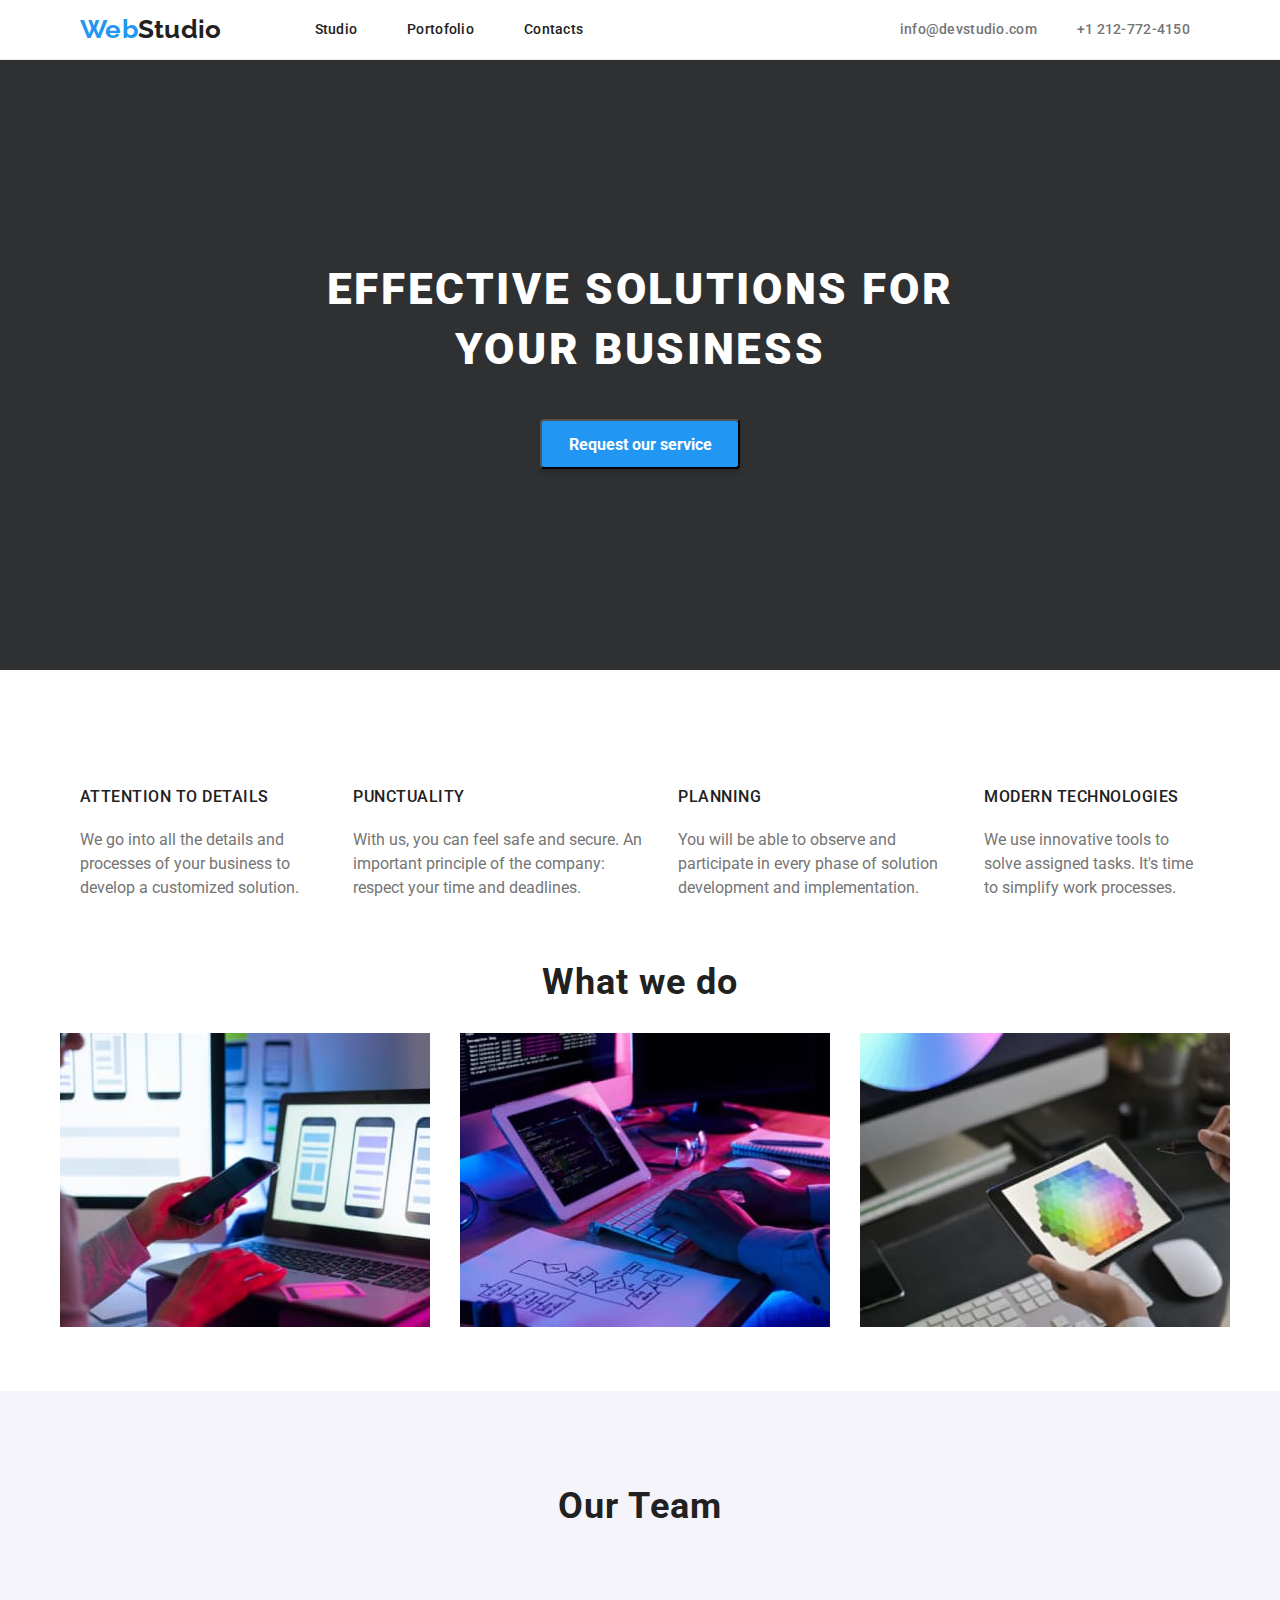
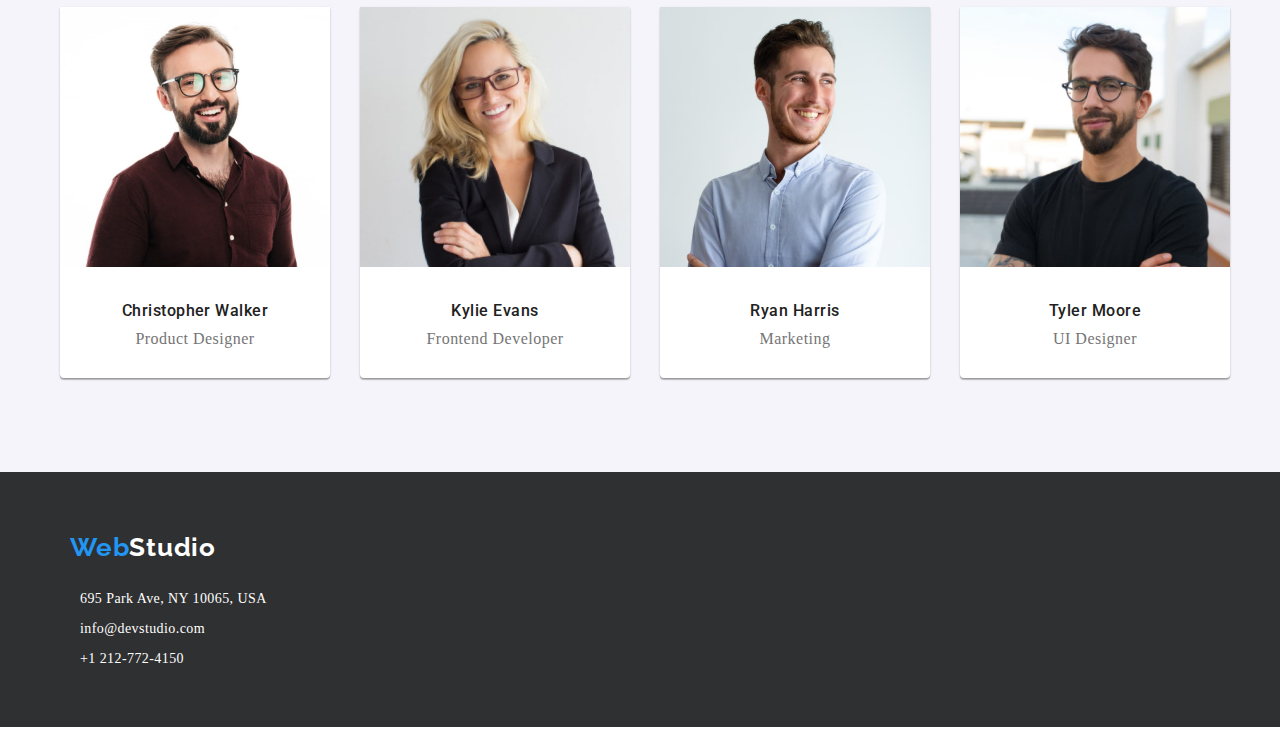
<file: index.html>
<!DOCTYPE html>
<html lang="en">

<head>
    <meta charset="UTF-8">
    <meta http-equiv="X-UA-Compatible" content="IE=edge">
    <meta name="viewport" content="width=device-width, initial-scale=1.0">
    <title>WebStudio</title>
    <link rel=“stylesheet”
        href=“https://cdnjs.cloudflare.com/ajax/libs/modern-normalize/1.1.0/modern-normalize.min.css” />
    <link rel="stylesheet" href="css/style.css">
</head>

<body>
    <header class="global-header">
        <div class="container">
            <nav class="nav-navigation">
                <div>
                    <ul class="section-header">
                        <li> <a class="logo" href="index.html"><span class="global-logo">Web</span>Studio</a>
                        </li>
                        <li><a class="nav-section" href="index.html" link="http://127.0.0.1:5500/index.html">Studio</a>
                        </li>
                        <li><a class="nav-section" href="portofolio.html"
                                link="http://127.0.0.1:5500/portofolio.html">Portofolio</a></li>
                        <li><a class="nav-section" href="contacts.html">Contacts</a></li>
                    </ul>
                </div>
                <div class="contact-section">
                    <ul class="section-header">
                        <li><a class="nav-contact" href="maito:info@devstudio.com">info@devstudio.com</a></li>
                        <li><a class="nav-contact" href="tel:+12127724150">+1 212-772-4150</a></li>
                    </ul>
                </div>
            </nav>
        </div>


    </header>
    <main>
        <section class="hero-section">
            <div class="container">
                <h1 class="header-title">EFFECTIVE SOLUTIONS FOR YOUR BUSINESS</h1>
                <button class="btn">Request our service</button>

            </div>
        </section>
        <section class="section-list">

            <div class="container">
                <ul class="section-list">
                    <li>
                        <h4>ATTENTION TO DETAILS</h4>
                        <p>We go into all the details and processes of your business to develop a customized solution.
                        </p>
                    </li>
                    <li>
                        <h4>PUNCTUALITY</h4>
                        <p>With us, you can feel safe and secure. An important principle of the company: respect your
                            time
                            and deadlines.</p>
                    </li>
                    <li>
                        <h4>PLANNING</h4>
                        <p>You will be able to observe and participate in every phase of solution development and
                            implementation.</p>
                    </li>
                    <li>
                        <h4>MODERN TECHNOLOGIES</h4>
                        <p>We use innovative tools to solve assigned tasks. It's time to simplify work processes.</p>
                    </li>
                </ul>
            </div>
        </section>
        <section class="section section-photo">
            <div class="container">
                <h2 class="main-section">What we do</h2>
                <ul class="photo-section">
                    <li><img width="370" height="294" src="images/hwphoto (1).jpg" alt="poza laptop"></li>
                    <li><img width="370" height="294" src="images/hwphoto (2).jpg" alt="laptop munca"></li>
                    <li><img width="370" height="294" src="images/hwphoto (3).jpg" alt="culori laptop"></li>
                </ul>
            </div>
        </section>

        <section class="section section-team">
            <div class="container">
                <h2 class="main-section-title team-title">Our Team</h2>
                <ul class="cards">
                    <li>
                        <div class="card">
                            <img class="team-pictures" src="images/photosectionsec1 (1).jpg" alt="team member"
                                width:270px height:260px; />
                            <h4 class="card-title">Christopher Walker</h4>
                            <p class="card-text">Product Designer</p>
                        </div>
                    </li>
                    <li>
                        <div class="card">
                            <img class="team-pictures" src="images/photosecondsec2 (1).jpg" alt="team member"
                                width:270px height:260px; />
                            <h4 class="card-title">Kylie Evans</h4>
                            <p class="card-text">Frontend Developer</p>
                        </div>
                    </li>

                    <li>
                        <div class="card">
                            <img class="team-pictures" src="images/photosecondsec3 (1).jpg" alt="team member"
                                width:270px height:260px; />
                            <h4 class="card-title">Ryan Harris</h4>
                            <p class="card-text">Marketing</p>
                        </div>
                    </li>
                    <li>
                        <div class="card">
                            <img class="team-pictures" src="images/photosecondsec4 (1).jpg" alt="team member"
                                width:270px height:260px; />
                            <h4 class="card-title">Tyler Moore</h4>
                            <p class="card-text">UI Designer</p>
                        </div>
                    </li>
                </ul>
            </div>
        </section>

    </main>
    <footer class="sectionfooter">
        <div class="container">
            <a class="logo-footer" href="index.html"><span class="global-logo">Web</span>Studio</a>
            <address>
                <ul>
                    <li class="address"><a class="footer-section" href=" 695 Park Ave, NY 10065, USA">695 Park Ave, NY
                            10065,
                            USA</a>
                    </li>
                    <li class="mail"><a class="footer-section" href="maito:info@devstudio.com">info@devstudio.com</a>
                    </li>
                    <li class="number"><a class="footer-section" href="tel:+12127724150">+1 212-772-4150</a></li>
                </ul>
            </address>
        </div>
    </footer>
</body>

</html>
</file>
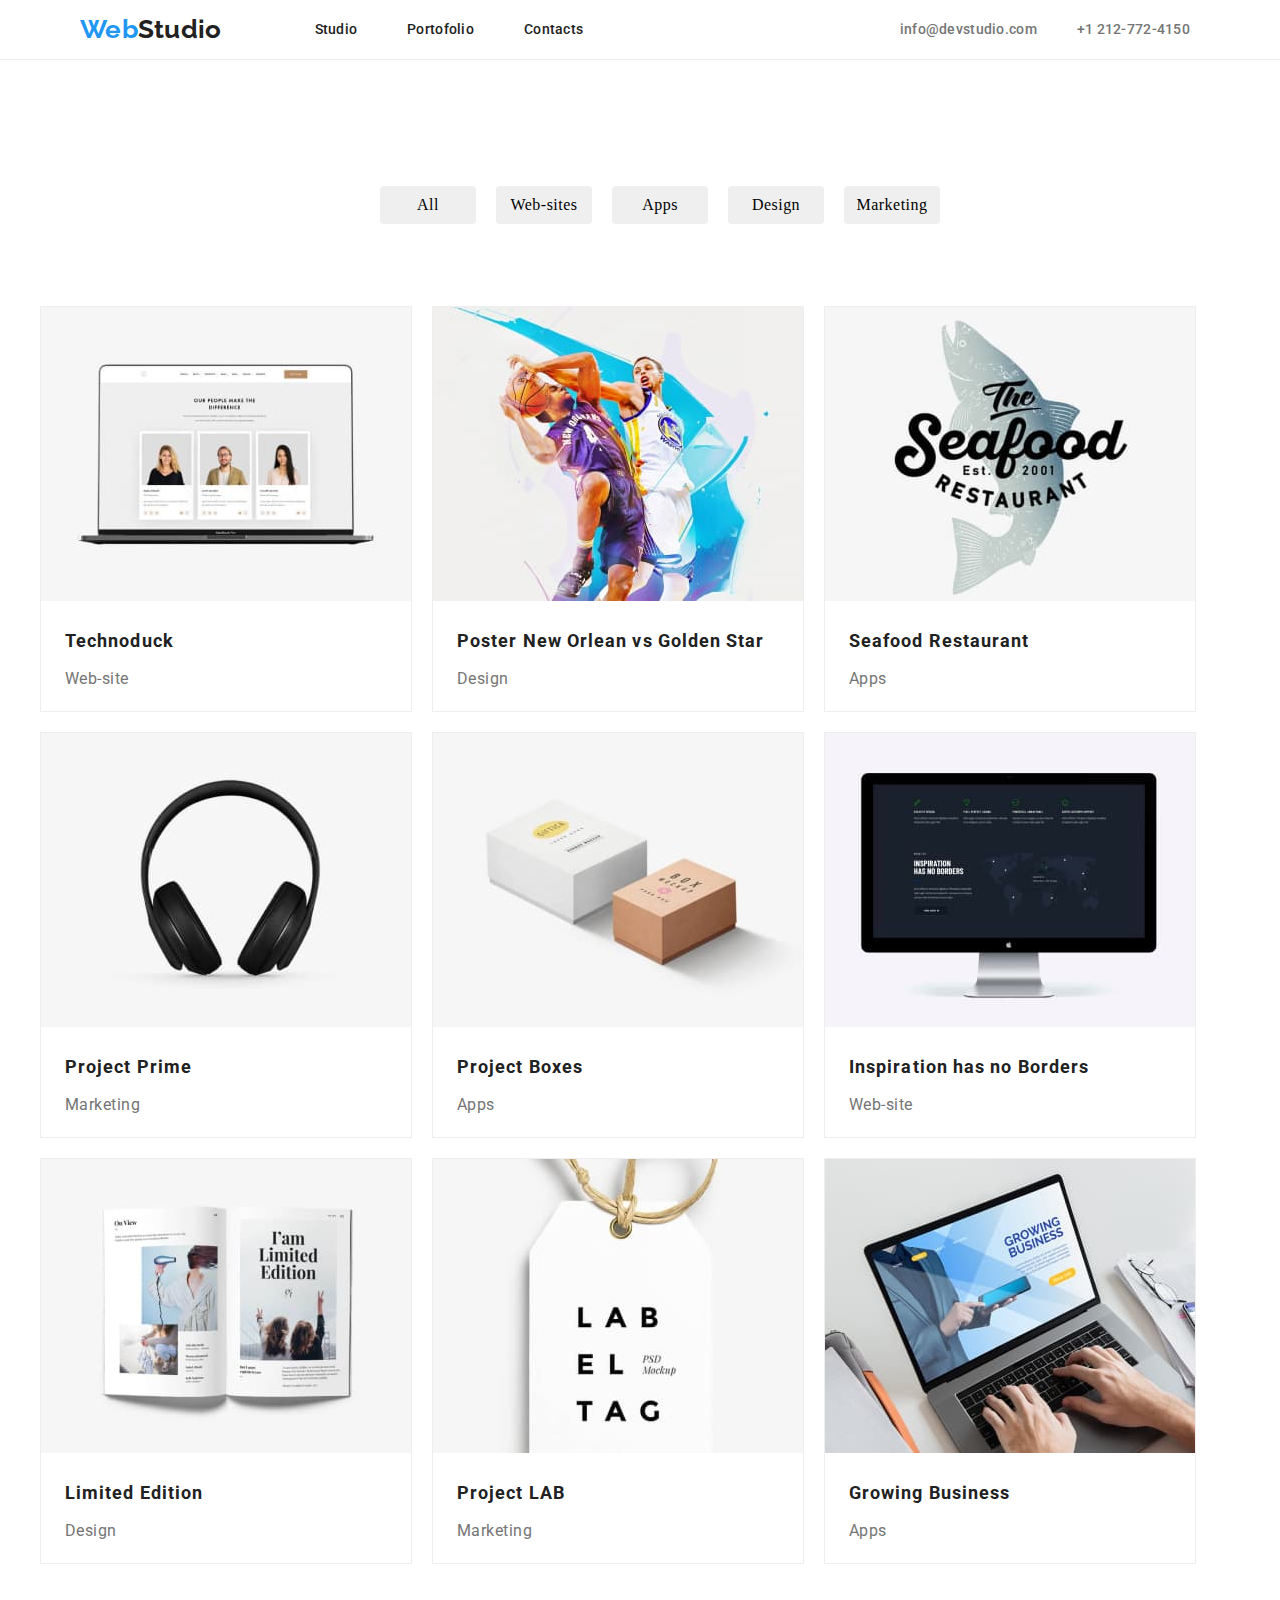
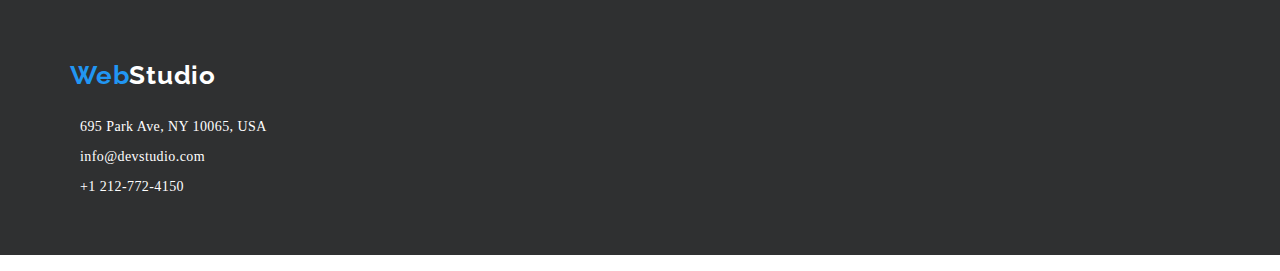
<file: portofolio.html>
<!DOCTYPE html>
<html lang="en">

<head>
    <meta charset="UTF-8">
    <meta http-equiv="X-UA-Compatible" content="IE=edge">
    <meta name="viewport" content="width=device-width, initial-scale=1.0">
    <title>Portofolio</title>
    <link rel="stylesheet" href="css/style.css">
</head>

<body>
    <header>
        <header class="section global-header">
            <div class="container">
                <nav class="nav-navigation">
                    <div>
                        <ul class="section-header">
                            <li> <a class="logo" href="index.html"><span class="global-logo">Web</span>Studio</a>
                            </li>
                            <li><a class="nav-section" href="index.html"
                                    link="http://127.0.0.1:5500/index.html">Studio</a>
                            </li>
                            <li><a class="nav-section" href="portofolio.html"
                                    link="http://127.0.0.1:5500/portofolio.html">Portofolio</a></li>
                            <li><a class="nav-section" href="contacts.html">Contacts</a></li>
                        </ul>
                    </div>
                    <div class="contact-section">
                        <ul class="section-header">
                            <li><a class="nav-contact" href="maito:info@devstudio.com">info@devstudio.com</a></li>
                            <li><a class="nav-contact" href="tel:+12127724150">+1 212-772-4150</a></li>
                        </ul>
                    </div>
                </nav>
            </div>


        </header>
    </header>
    <main>
        <section class="portofolio-buttons">
            <ul class="buttons">
                <li><button class="btn-section" type="button">All</button></li>
                <li><button class="btn-section" type="button">Web-sites</button></li>
                <li><button class="btn-section" type="button">Apps</button></li>
                <li><button class="btn-section" type="button">Design</button></li>
                <li><button class="btn-section" type="button">Marketing</button></li>
            </ul>
        </section>
        <section>
            <div class="container">
                <ul class="cards-portofolio">
                    <li>
                        <div class="card-portofolio">
                            <img src="images/Technoduck.jpg" alt="Technoduck" />
                            <h3 class="crd-title-portofolio">Technoduck</h3>
                            <p class="crd-text-portofolio">Web-site</p>
                        </div>
                    </li>
                    <li>
                        <div class="card-portofolio">
                            <img src="images/basketball.jpg" alt="Basketball" />
                            <h3 class="crd-title-portofolio">Poster New Orlean vs Golden Star</h3>
                            <p class="crd-text-portofolio">Design</p>
                        </div>
                    </li>
                    <li>
                        <div class="card-portofolio">
                            <img src="images/seafood.jpg" alt="Seafood" />
                            <h3 class="crd-title-portofolio">Seafood Restaurant</h3>
                            <p class="crd-text-portofolio">Apps</p>
                        </div>
                    </li>
                    <li>
                        <div class="card-portofolio">
                            <img src="images/headphones.jpg" alt="Headphones" />
                            <h3 class="crd-title-portofolio">Project Prime</h3>
                            <p class="crd-text-portofolio">Marketing</p>
                        </div>
                    </li>
                    <li>
                        <div class="card-portofolio">
                            <img src="images/boxes.jpg" alt="Boxes" />
                            <h3 class="crd-title-portofolio">Project Boxes</h3>
                            <p class="crd-text-portofolio">Apps</p>
                        </div>
                    </li>

                    <li>
                        <div class="card-portofolio">
                            <img src="images/computer.jpg" alt="Computer" />
                            <h3 class="crd-title-portofolio">Inspiration has no Borders</h3>
                            <p class="crd-text-portofolio">Web-site</p>
                        </div>
                    </li>
                    <li>
                        <div class="card-portofolio">
                            <img src="images/magazine.jpg" alt="Magazine" />
                            <h3 class="crd-title-portofolio">Limited Edition</h3>
                            <p class="crd-text-portofolio">Design</p>
                        </div>
                    </li>
                    <li>
                        <div class="card-portofolio">
                            <img src="images/label.jpg" alt="Label" />
                            <h3 class="crd-title-portofolio">Project LAB</h3>
                            <p class="crd-text-portofolio">Marketing</p>
                        </div>
                    </li>

                    <li>
                        <div class="card-portofolio">
                            <img src="images/laptop.jpg" alt="Laptop" />
                            <h3 class="crd-title-portofolio">Growing Business</h3>
                            <p class="crd-text-portofolio">Apps</p>
                        </div>
                    </li>
                </ul>
            </div>
        </section>
    </main>
    <footer class="sectionfooter">
        <div class="container">
            <a class="logo-footer" href="index.html"><span class="global-logo">Web</span>Studio</a>
            <address>
                <ul>
                    <li class="address"><a class="footer-section" href=" 695 Park Ave, NY 10065, USA">695 Park Ave, NY
                            10065,
                            USA</a>
                    </li>
                    <li class="mail"><a class="footer-section" href="maito:info@devstudio.com">info@devstudio.com</a>
                    </li>
                    <li class="number"><a class="footer-section" href="tel:+12127724150">+1 212-772-4150</a></li>
                </ul>
            </address>
        </div>
    </footer>
</body>

</html>
</file>
<file: css/style.css>
@import url("https://fonts.googleapis.com/css2?family=Montserrat:wght@400;700&family=Raleway:wght@400;500;700;900&display=swap");
@import url("https://fonts.googleapis.com/css2?family=Montserrat:wght@400;700&family=Roboto:wght@400;500;700;900&display=swap");

:root {
  --link-color: #2196f3;
  --heading-color: #212121;
  --text-color: #ffffff;
  --alternative-color: #2f3031;
  --logo-font-family: "Raleway", sans-serif;
}

/* Header css */

.global-logo {
  color: #2196f3;
}

.global-header {
  display: flex;
  border-bottom: 1px solid #ececec;
}
.section-header {
  display: flex;
  align-items: center;
}
.hero-section {
  background-color: var(--alternative-color);
  font-family: "Roboto";
  font-style: normal;
  color: var(--text-color);
  margin: 0;
  height: 600px;
  padding-top: 10px;
}

.section-header li + li {
  margin-right: 50px;
}
.header-title {
  display: flex;
  justify-content: center;
  font-weight: 900;
  font-size: 44px;
  line-height: 60px;
  text-align: center;
  letter-spacing: 0.06em;
  text-transform: uppercase;
  padding-top: 160px;
  margin-left: 250px;
  margin-right: 250px;
  margin-bottom: 0;
}

.logo {
  font-family: var(--logo-font-family);
  font-style: normal;
  font-weight: 700;
  font-size: 26px;
  line-height: 31px;
  margin-right: 93px;
  margin-top: 24;
  margin-bottom: 25;
}
.nav-navigation {
  margin-top: 24;
  margin-bottom: 25;
  display: flex;
  justify-content: space-between;
  align-items: center;
}
.nav-contact {
  color: #757575;
  font-family: "Roboto";
  font-style: normal;
  font-weight: 500;
  font-size: 14px;
  line-height: 16px;
  letter-spacing: 0.02em;
}
.nav-contact:hover {
  color: var(--link-color);
}

body {
  margin: 0;
}

.contact-section li {
  margin-right: 40px;
}
.section-title {
}
.section-button {
  justify-content: center;
}
.section-button {
  align-self: baseline;
}

.card {
  background-color: white;
  box-shadow: 0px 1px 3px rgba(0, 0, 0, 0.12), 0px 1px 1px rgba(0, 0, 0, 0.14),
    0px 2px 1px rgba(0, 0, 0, 0.2);
  border-radius: 0px 0px 4px 4px;
  margin-right: 30px;
  margin-bottom: 94px;
}

.card-title {
  display: flex;
  justify-content: center;
  margin-top: 30px;
  margin-bottom: 0;
  font-size: 16px;
  letter-spacing: 0.03em;
  font-weight: 500;
}
.card-text {
  display: flex;
  justify-content: center;
  padding-bottom: 30px;
  margin-top: 10px;
  font-size: 16px;
  letter-spacing: 0.03em;
  font-weight: 400;
}

.btn {
  font-family: var(--text-font-family);
  background-color: var(--link-color);
  color: var(--text-color);
  font-size: 16px;
  font-weight: 700;
  cursor: pointer;
  box-shadow: 0px 4px 4px rgba(0, 0, 0, 0.15);
  border-radius: 4px;
  width: 200px;
  height: 50px;
  margin: 40px auto 210px 500px;
}

.btn-section:hover {
  color: var(--text-color);
  font-family: "Roboto";
  font-style: normal;
  font-weight: 500;
  font-size: 16px;
  text-align: center;
  letter-spacing: 0.03em;
  border: 0;
  cursor: pointer;
  background-color: var(--link-color);
  box-shadow: 0px 3px 1px rgba(0, 0, 0, 0.1), 0px 1px 2px rgba(0, 0, 0, 0.08),
    0px 2px 2px rgba(0, 0, 0, 0.12);
  border-radius: 4px;
}
a {
  color: var(--heading-color);
  text-decoration: none;
}

nav {
  font-family: "Roboto" sans-serif;
  font-style: normal;
  font-weight: 500;
  font-size: 14px;
  line-height: 16px;
  letter-spacing: 0.02em;
  color: var(--heading-color);
}
.nav-section:hover {
  color: var(--link-color);
}
.nav-section {
  margin-top: 24;
  margin-bottom: 25;
  font-family: Roboto;
  font-size: 14px;
  font-weight: 500;
  line-height: 16px;
  letter-spacing: 0.02em;
  text-align: left;
}

h2 {
  color: var(--heading-color);
  font-family: "Roboto";
  font-style: normal;
  font-weight: 700;
  font-size: 36px;
  line-height: 42px;
  letter-spacing: 0.03em;
}
h3 {
  font-family: "Roboto" sans-serif;
  font-style: normal;
  font-weight: 700;
  font-size: 18px;
  line-height: 36px;
  letter-spacing: 0.06em;
  color: var(--heading-color);
}

h4 {
  color: var(--heading-color);
  font-family: "Roboto";
  font-style: normal;
  font-weight: 500;
  font-size: 16px;
  line-height: 19px;
  letter-spacing: 0.03em;
}
.section-list {
  display: flex;
  font-family: "Roboto";
  font-style: normal;
  font-weight: 400;
  line-height: 24px;

  padding-top: 40px;
}
.section-list li {
  padding-right: 30px;
}
.photo-section {
  display: flex;
  justify-content: center;
  padding-bottom: 30px;
}
.photo-section li {
  padding-right: 30px;
}
.main-section {
  text-align: center;
}
p {
  color: #757575;
}
ul {
  list-style-type: none;
}
.container {
  width: 1200px;
  margin: auto;
}
.team-pictures {
  width: 270px;
  height: 260px;
}
.section-team {
  background-color: #f5f4fa;
}
.main-section-title {
  text-align: center;
  font-weight: 700;
  font-size: 36px;
  letter-spacing: 0.03em;
  padding-top: 94px;
  padding-bottom: 50px;
}
.team-title {
  padding-bottom: 50px;
}
.cards {
  display: flex;
  justify-content: center;
  margin: 0;
}
/* Footer index.html*/

footer {
  background-color: var(--alternative-color);
  color: var(--text-color);
}

.footer-section {
  font-family: var(--text-color);
  font-style: normal;
  font-weight: 400;
  font-size: 14px;
  line-height: 16px;
  letter-spacing: 0.03em;
  color: var(--text-color);
}
.footer-section:focus {
  color: #2196f3;
  color: var(--link-color);
}

.logo-footer {
  color: var(--text-color);
  font-family: var(--logo-font-family);
  font-size: 26px;
  font-weight: 700;
  line-height: 31px;
  letter-spacing: 0.03em;
  margin-left: 30px;
  display: flex;
  padding-top: 60px;
  padding-bottom: 10px;
}
.address {
  font-family: “Roboto”;
  font-style: normal;
  font-weight: 400;
  padding-bottom: 12px;
  padding-left: 0;
}
.address:focus {
  color: var(--link-color);
}
.mail {
  font-family: “Roboto”;
  font-style: normal;
  font-weight: 400;
  padding-bottom: 12px;
}
.number {
  font-family: “Roboto”;
  font-style: normal;
  font-weight: 400;
  padding-bottom: 60px;
}

/* Portofolio css */

.button {
  position: absolute;
  top: 61%;
  left: 42.5%;
  font-family: "Roboto";
  font-style: normal;
  font-weight: 700;
  font-size: 16px;
  line-height: 30px;
  padding-top: 10px;
  padding-bottom: 10px;
  padding-left: 20px;
  padding-right: 19px;
  letter-spacing: 0.06em;
  color: #ffffff;
  background: #2196f3;
}
.buttons li {
  margin: 10px;
}
.btn-section {
  cursor: pointer;
  width: 96px;
  height: 38px;
  font-family: “Roboto”;
  font-style: normal;
  font-weight: 500;
  font-size: 16px;
  text-align: center;
  letter-spacing: 0.03em;
  border: 0;
  border-radius: 4px;
}

.buttons {
  display: flex;
  text-align: center;
  margin-left: 250px;
  margin-right: 250px;
  justify-content: center;
  padding-top: 100px;
  padding-bottom: 56px;
}

.cards-portofolio {
  display: flex;
  flex-wrap: wrap;
  padding-inline-start: 0;
}

.card-portofolio {
  background: #ffffff;
  border: 1px solid #eeeeee;
  width: 370px;
  height: 404px;
}
.card-portofolio:hover {
  box-shadow: 0px 1px 1px rgba(0, 0, 0, 0.12), 0px 4px 4px rgba(0, 0, 0, 0.06),
    1px 4px 6px rgba(0, 0, 0, 0.16);
  cursor: pointer;
}
.cards-portofolio li {
  margin-bottom: 20px;
  margin-right: 20px;
}
.crd-title-portofolio {
  font-family: "Roboto";
  font-style: normal;
  font-weight: 700;
  font-size: 18px;
  line-height: 36px;
  letter-spacing: 0.06em;
  color: #212121;
  margin-left: 24px;
  margin-bottom: 0;
}

.crd-text-portofolio {
  font-family: "Roboto";
  font-style: normal;
  font-weight: 400;
  font-size: 16px;
  letter-spacing: 0.03em;
  color: #757575;
  margin-left: 24px;
  margin-top: 10px;
}
</file>
